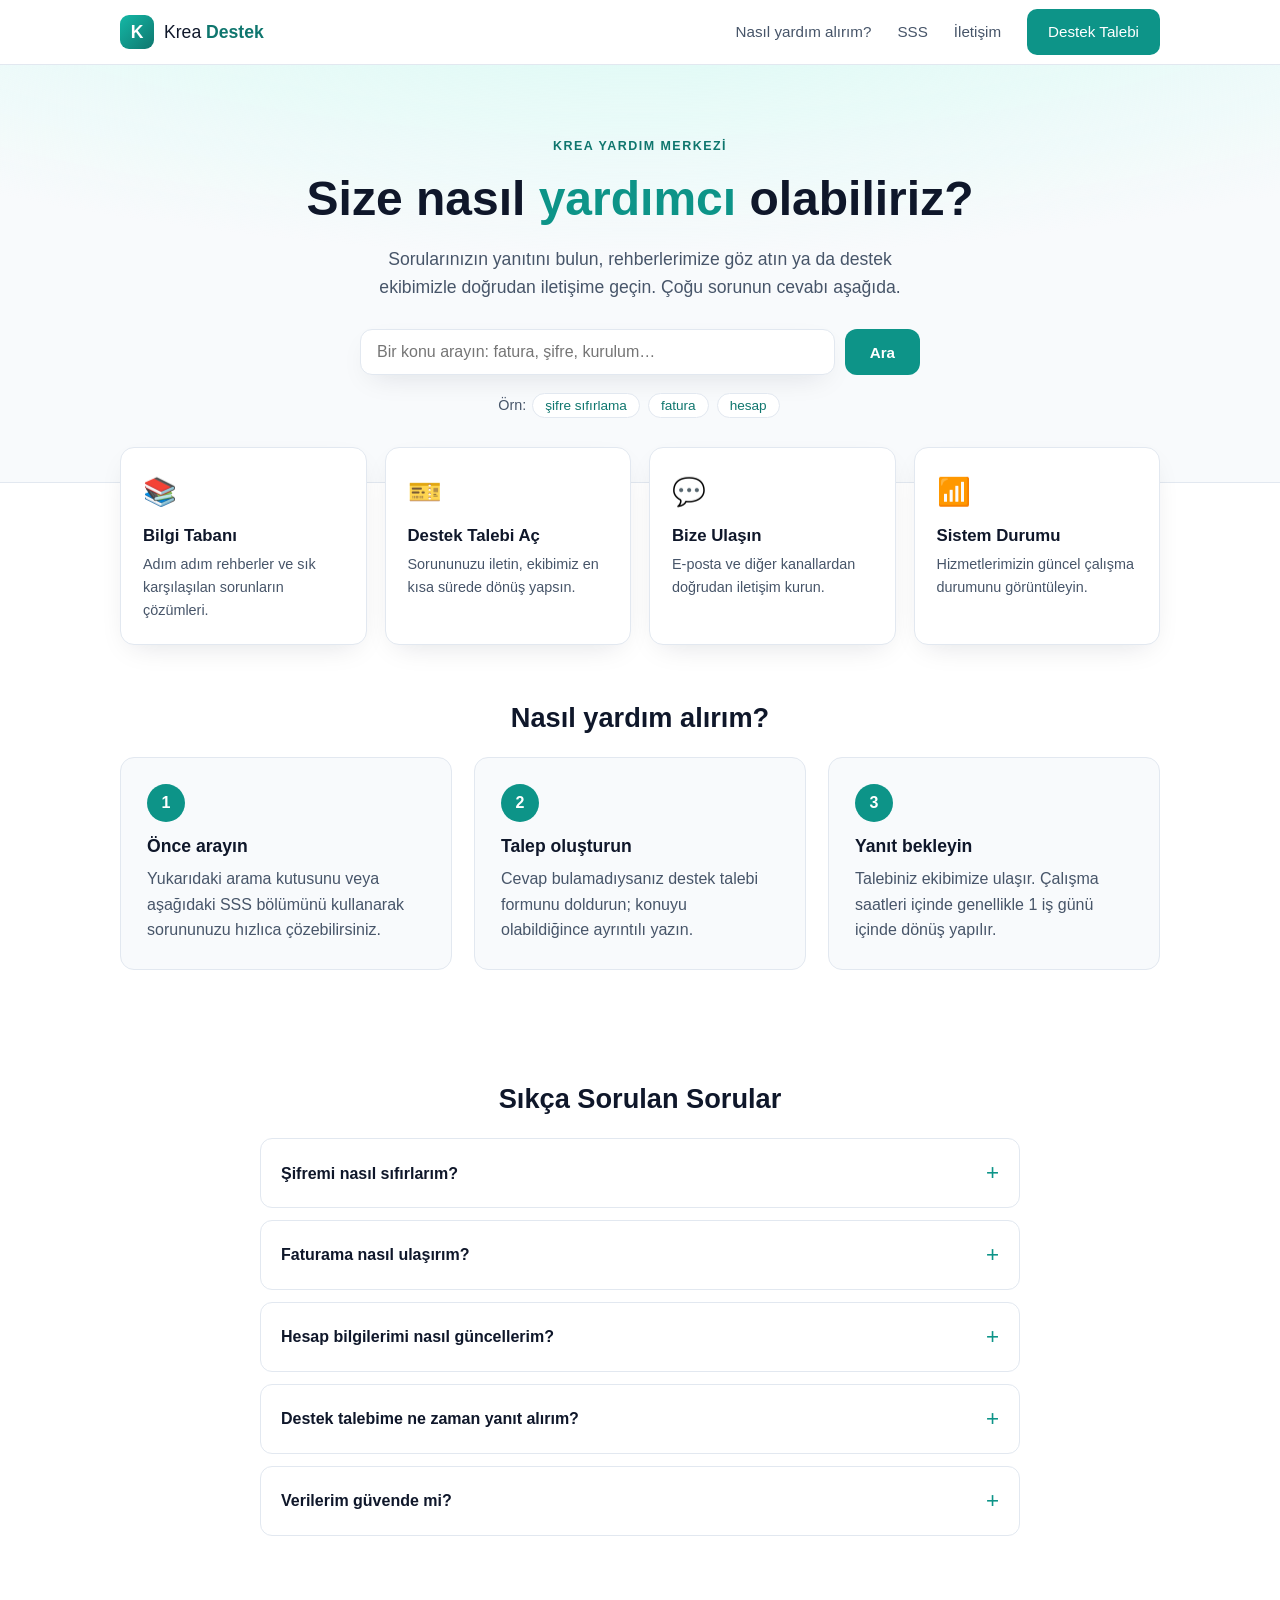
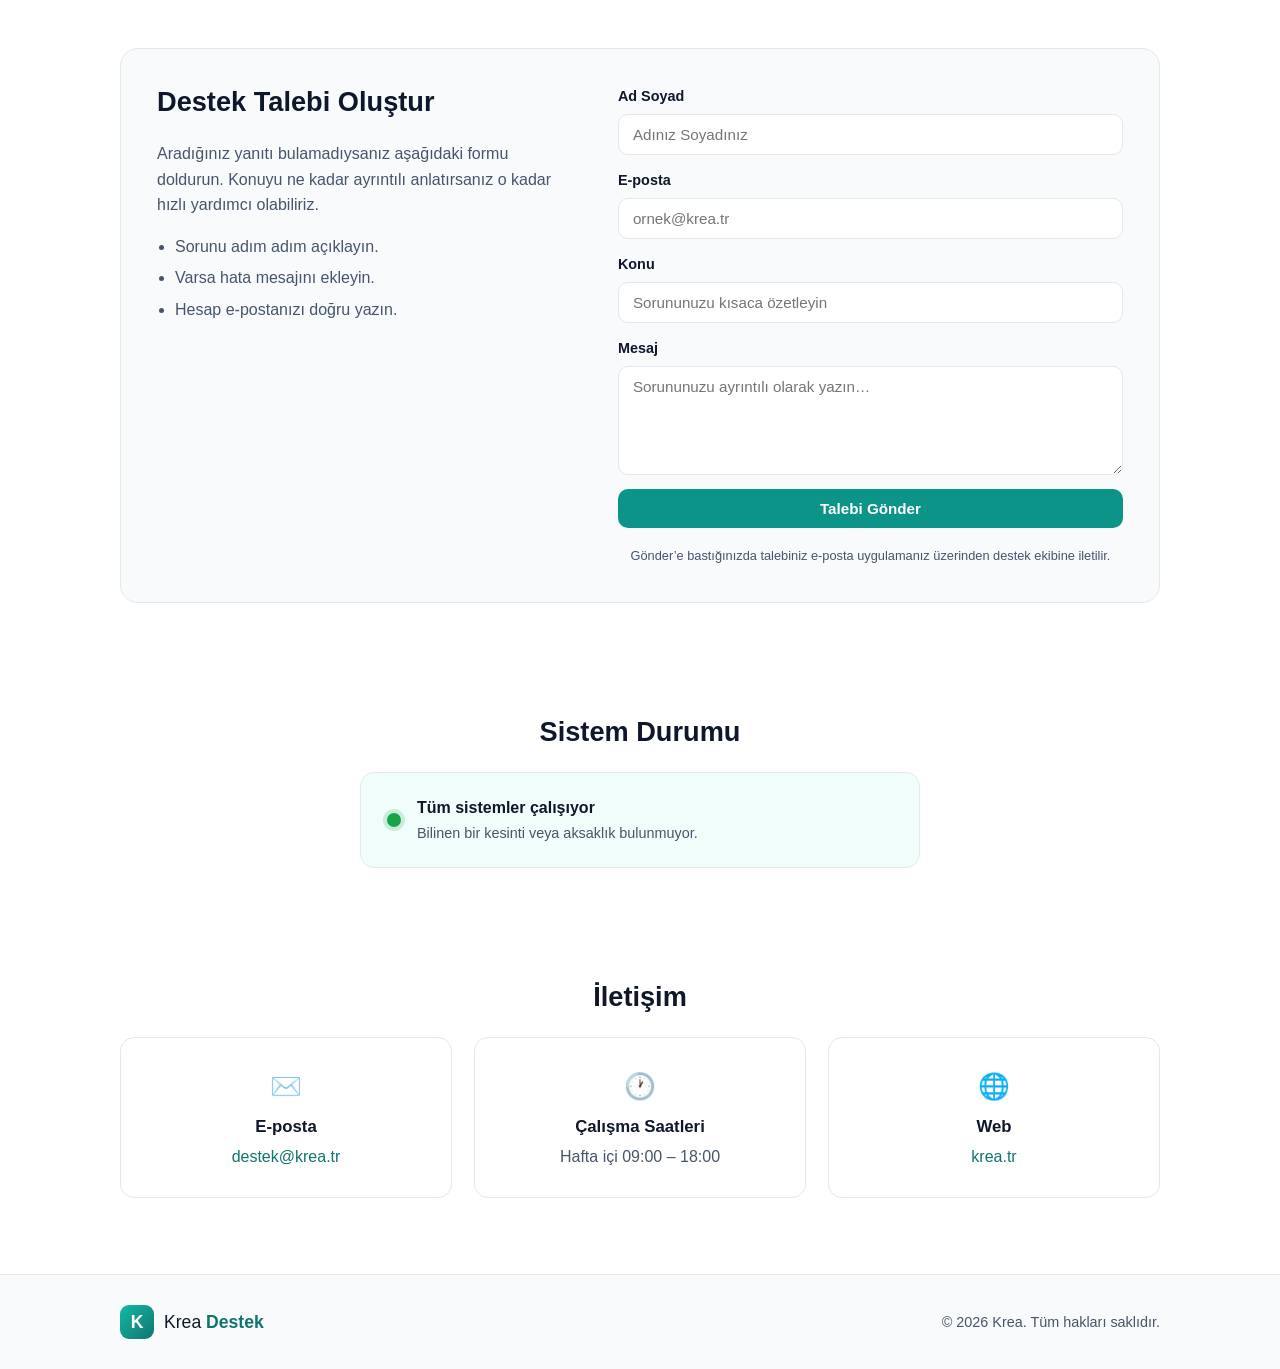
<file: site/index.html>
<!DOCTYPE html>
<html lang="tr">
<head>
  <meta charset="UTF-8" />
  <meta name="viewport" content="width=device-width, initial-scale=1.0" />
  <title>Krea Destek — Yardım Merkezi</title>
  <meta name="description" content="Krea destek merkezi. Sıkça sorulan sorular, destek talebi oluşturma ve iletişim kanalları." />
  <meta name="theme-color" content="#0f766e" />
  <link rel="icon" type="image/svg+xml" href="assets/favicon.svg" />
  <meta property="og:title" content="Krea Destek — Yardım Merkezi" />
  <meta property="og:description" content="Krea destek merkezi. Sıkça sorulan sorular, destek talebi oluşturma ve iletişim kanalları." />
  <meta property="og:type" content="website" />
  <meta property="og:url" content="https://destek.krea.tr/" />
  <link rel="stylesheet" href="assets/styles.css" />
</head>
<body>
  <header class="site-header">
    <div class="container header-inner">
      <a class="brand" href="/">
        <span class="brand-mark" aria-hidden="true">K</span>
        <span class="brand-text">Krea <strong>Destek</strong></span>
      </a>
      <nav class="nav" aria-label="Ana menü">
        <a href="#nasil">Nasıl yardım alırım?</a>
        <a href="#sss">SSS</a>
        <a href="#iletisim">İletişim</a>
        <a class="btn btn-primary nav-cta" href="#talep">Destek Talebi</a>
      </nav>
      <button class="nav-toggle" aria-label="Menüyü aç" aria-expanded="false">
        <span></span><span></span><span></span>
      </button>
    </div>
  </header>

  <main>
    <!-- HERO -->
    <section class="hero">
      <div class="container hero-inner">
        <p class="eyebrow">Krea Yardım Merkezi</p>
        <h1>Size nasıl <span class="accent">yardımcı</span> olabiliriz?</h1>
        <p class="lead">
          Sorularınızın yanıtını bulun, rehberlerimize göz atın ya da destek
          ekibimizle doğrudan iletişime geçin. Çoğu sorunun cevabı aşağıda.
        </p>
        <form class="search" role="search" onsubmit="return false;">
          <input type="search" id="search-input" placeholder="Bir konu arayın: fatura, şifre, kurulum…" aria-label="Yardım konusu ara" />
          <button class="btn btn-primary" type="submit">Ara</button>
        </form>
        <p class="hero-hint">Örn: <button class="chip" data-q="şifre">şifre sıfırlama</button> <button class="chip" data-q="fatura">fatura</button> <button class="chip" data-q="hesap">hesap</button></p>
      </div>
    </section>

    <!-- HIZLI KARTLAR -->
    <section class="container cards" aria-label="Hızlı erişim">
      <a class="card" href="#sss">
        <span class="card-icon">📚</span>
        <h3>Bilgi Tabanı</h3>
        <p>Adım adım rehberler ve sık karşılaşılan sorunların çözümleri.</p>
      </a>
      <a class="card" href="#talep">
        <span class="card-icon">🎫</span>
        <h3>Destek Talebi Aç</h3>
        <p>Sorununuzu iletin, ekibimiz en kısa sürede dönüş yapsın.</p>
      </a>
      <a class="card" href="#iletisim">
        <span class="card-icon">💬</span>
        <h3>Bize Ulaşın</h3>
        <p>E-posta ve diğer kanallardan doğrudan iletişim kurun.</p>
      </a>
      <a class="card" href="#durum">
        <span class="card-icon">📶</span>
        <h3>Sistem Durumu</h3>
        <p>Hizmetlerimizin güncel çalışma durumunu görüntüleyin.</p>
      </a>
    </section>

    <!-- NASIL YARDIM ALIRIM -->
    <section id="nasil" class="container section">
      <h2>Nasıl yardım alırım?</h2>
      <div class="steps">
        <div class="step">
          <span class="step-no">1</span>
          <h3>Önce arayın</h3>
          <p>Yukarıdaki arama kutusunu veya aşağıdaki SSS bölümünü kullanarak sorununuzu hızlıca çözebilirsiniz.</p>
        </div>
        <div class="step">
          <span class="step-no">2</span>
          <h3>Talep oluşturun</h3>
          <p>Cevap bulamadıysanız destek talebi formunu doldurun; konuyu olabildiğince ayrıntılı yazın.</p>
        </div>
        <div class="step">
          <span class="step-no">3</span>
          <h3>Yanıt bekleyin</h3>
          <p>Talebiniz ekibimize ulaşır. Çalışma saatleri içinde genellikle 1 iş günü içinde dönüş yapılır.</p>
        </div>
      </div>
    </section>

    <!-- SSS -->
    <section id="sss" class="container section">
      <h2>Sıkça Sorulan Sorular</h2>
      <div class="faq" id="faq-list">
        <details class="faq-item">
          <summary>Şifremi nasıl sıfırlarım?</summary>
          <div class="faq-body">
            <p>Giriş ekranındaki <strong>“Şifremi unuttum”</strong> bağlantısına tıklayın ve hesabınıza kayıtlı e-posta adresinizi girin. Size gönderilen bağlantı üzerinden yeni bir şifre belirleyebilirsiniz. E-posta gelmediyse spam/gereksiz klasörünü kontrol edin.</p>
          </div>
        </details>
        <details class="faq-item">
          <summary>Faturama nasıl ulaşırım?</summary>
          <div class="faq-body">
            <p>Hesabınızda <strong>Ayarlar → Faturalandırma</strong> bölümünden geçmiş faturalarınızı görüntüleyebilir ve PDF olarak indirebilirsiniz. Fatura bilgilerinizde bir hata varsa destek talebi oluşturun.</p>
          </div>
        </details>
        <details class="faq-item">
          <summary>Hesap bilgilerimi nasıl güncellerim?</summary>
          <div class="faq-body">
            <p>Sağ üstteki profil menüsünden <strong>Hesap Ayarları</strong>na girerek ad, e-posta ve iletişim bilgilerinizi güncelleyebilirsiniz. E-posta değişikliği güvenlik nedeniyle doğrulama gerektirir.</p>
          </div>
        </details>
        <details class="faq-item">
          <summary>Destek talebime ne zaman yanıt alırım?</summary>
          <div class="faq-body">
            <p>Talepler çalışma saatleri içinde (Hafta içi 09:00–18:00) genellikle <strong>1 iş günü</strong> içinde yanıtlanır. Yoğun dönemlerde süre uzayabilir; acil durumlar için talebinizde bunu belirtin.</p>
          </div>
        </details>
        <details class="faq-item">
          <summary>Verilerim güvende mi?</summary>
          <div class="faq-body">
            <p>Verileriniz şifreli olarak saklanır ve yalnızca yetkili ekip üyeleri erişebilir. Gizlilik ve güvenlik uygulamalarımız hakkında ayrıntılı bilgi için bizimle iletişime geçebilirsiniz.</p>
          </div>
        </details>
      </div>
      <p class="faq-empty" id="faq-empty" hidden>Aramanızla eşleşen bir soru bulunamadı. Aşağıdan destek talebi oluşturabilirsiniz.</p>
    </section>

    <!-- DESTEK TALEBİ -->
    <section id="talep" class="container section">
      <div class="ticket-wrap">
        <div class="ticket-intro">
          <h2>Destek Talebi Oluştur</h2>
          <p>Aradığınız yanıtı bulamadıysanız aşağıdaki formu doldurun. Konuyu ne kadar ayrıntılı anlatırsanız o kadar hızlı yardımcı olabiliriz.</p>
          <ul class="ticket-tips">
            <li>Sorunu adım adım açıklayın.</li>
            <li>Varsa hata mesajını ekleyin.</li>
            <li>Hesap e-postanızı doğru yazın.</li>
          </ul>
        </div>
        <form class="ticket-form" id="ticket-form">
          <div class="field">
            <label for="name">Ad Soyad</label>
            <input type="text" id="name" name="name" required placeholder="Adınız Soyadınız" />
          </div>
          <div class="field">
            <label for="email">E-posta</label>
            <input type="email" id="email" name="email" required placeholder="ornek@krea.tr" />
          </div>
          <div class="field">
            <label for="subject">Konu</label>
            <input type="text" id="subject" name="subject" required placeholder="Sorununuzu kısaca özetleyin" />
          </div>
          <div class="field">
            <label for="message">Mesaj</label>
            <textarea id="message" name="message" rows="5" required placeholder="Sorununuzu ayrıntılı olarak yazın…"></textarea>
          </div>
          <button class="btn btn-primary btn-block" type="submit">Talebi Gönder</button>
          <p class="form-note">Gönder’e bastığınızda talebiniz e-posta uygulamanız üzerinden destek ekibine iletilir.</p>
        </form>
      </div>
    </section>

    <!-- SİSTEM DURUMU -->
    <section id="durum" class="container section">
      <h2>Sistem Durumu</h2>
      <div class="status-card">
        <span class="status-dot" aria-hidden="true"></span>
        <div>
          <strong>Tüm sistemler çalışıyor</strong>
          <p>Bilinen bir kesinti veya aksaklık bulunmuyor.</p>
        </div>
      </div>
    </section>

    <!-- İLETİŞİM -->
    <section id="iletisim" class="container section">
      <h2>İletişim</h2>
      <div class="contact-grid">
        <div class="contact-item">
          <span class="contact-icon">✉️</span>
          <h3>E-posta</h3>
          <p><a href="mailto:destek@krea.tr">destek@krea.tr</a></p>
        </div>
        <div class="contact-item">
          <span class="contact-icon">🕐</span>
          <h3>Çalışma Saatleri</h3>
          <p>Hafta içi 09:00 – 18:00</p>
        </div>
        <div class="contact-item">
          <span class="contact-icon">🌐</span>
          <h3>Web</h3>
          <p><a href="https://krea.tr" target="_blank" rel="noopener">krea.tr</a></p>
        </div>
      </div>
    </section>
  </main>

  <footer class="site-footer">
    <div class="container footer-inner">
      <a class="brand" href="/">
        <span class="brand-mark" aria-hidden="true">K</span>
        <span class="brand-text">Krea <strong>Destek</strong></span>
      </a>
      <p class="footer-copy">&copy; <span id="year"></span> Krea. Tüm hakları saklıdır.</p>
    </div>
  </footer>

  <script src="assets/main.js" defer></script>
</body>
</html>
</file>
<file: site/assets/styles.css>
:root {
  --teal-50: #f0fdfa;
  --teal-100: #ccfbf1;
  --teal-500: #14b8a6;
  --teal-600: #0d9488;
  --teal-700: #0f766e;
  --ink: #0f172a;
  --ink-soft: #475569;
  --line: #e2e8f0;
  --bg: #ffffff;
  --bg-soft: #f8fafc;
  --radius: 14px;
  --shadow: 0 10px 30px -12px rgba(15, 23, 42, 0.15);
  --maxw: 1080px;
}

* { box-sizing: border-box; }

html { scroll-behavior: smooth; }

body {
  margin: 0;
  font-family: -apple-system, BlinkMacSystemFont, "Segoe UI", Roboto, Helvetica, Arial, sans-serif;
  color: var(--ink);
  background: var(--bg);
  line-height: 1.6;
  -webkit-font-smoothing: antialiased;
}

.container {
  width: 100%;
  max-width: var(--maxw);
  margin: 0 auto;
  padding: 0 20px;
}

a { color: var(--teal-700); text-decoration: none; }
a:hover { text-decoration: underline; }

h1, h2, h3 { line-height: 1.25; color: var(--ink); }
h2 { font-size: 1.7rem; margin: 0 0 1.4rem; }

/* Buttons */
.btn {
  display: inline-flex;
  align-items: center;
  justify-content: center;
  gap: 8px;
  padding: 10px 20px;
  border-radius: 10px;
  border: 1px solid transparent;
  font-weight: 600;
  font-size: 0.95rem;
  cursor: pointer;
  transition: background 0.15s, transform 0.05s, box-shadow 0.15s;
}
.btn:hover { text-decoration: none; }
.btn:active { transform: translateY(1px); }
.btn-primary { background: var(--teal-600); color: #fff; }
.btn-primary:hover { background: var(--teal-700); }
.btn-block { width: 100%; }

/* Header */
.site-header {
  position: sticky;
  top: 0;
  z-index: 50;
  background: rgba(255, 255, 255, 0.85);
  backdrop-filter: saturate(180%) blur(10px);
  border-bottom: 1px solid var(--line);
}
.header-inner {
  display: flex;
  align-items: center;
  justify-content: space-between;
  height: 64px;
}
.brand {
  display: inline-flex;
  align-items: center;
  gap: 10px;
  font-size: 1.1rem;
  color: var(--ink);
}
.brand:hover { text-decoration: none; }
.brand-mark {
  display: grid;
  place-items: center;
  width: 34px;
  height: 34px;
  border-radius: 9px;
  background: linear-gradient(135deg, var(--teal-500), var(--teal-700));
  color: #fff;
  font-weight: 800;
  font-size: 1.1rem;
}
.brand-text strong { color: var(--teal-700); }

.nav { display: flex; align-items: center; gap: 26px; }
.nav a { color: var(--ink-soft); font-weight: 500; font-size: 0.95rem; }
.nav a:hover { color: var(--ink); text-decoration: none; }
.nav .nav-cta { color: #fff; }
.nav .nav-cta:hover { color: #fff; }

.nav-toggle {
  display: none;
  flex-direction: column;
  gap: 5px;
  background: none;
  border: 0;
  cursor: pointer;
  padding: 8px;
}
.nav-toggle span {
  width: 24px; height: 2px;
  background: var(--ink);
  border-radius: 2px;
}

/* Hero */
.hero {
  background: radial-gradient(1200px 400px at 50% -50%, var(--teal-100), transparent),
              var(--bg-soft);
  border-bottom: 1px solid var(--line);
  padding: 72px 0 64px;
  text-align: center;
}
.hero-inner { max-width: 720px; }
.eyebrow {
  text-transform: uppercase;
  letter-spacing: 0.12em;
  font-size: 0.78rem;
  font-weight: 700;
  color: var(--teal-700);
  margin: 0 0 12px;
}
.hero h1 { font-size: clamp(2rem, 5vw, 3rem); margin: 0 0 16px; }
.accent { color: var(--teal-600); }
.lead { font-size: 1.1rem; color: var(--ink-soft); margin: 0 auto 28px; max-width: 560px; }

.search {
  display: flex;
  gap: 10px;
  max-width: 560px;
  margin: 0 auto;
}
.search input {
  flex: 1;
  padding: 13px 16px;
  border: 1px solid var(--line);
  border-radius: 12px;
  font-size: 1rem;
  background: #fff;
  box-shadow: var(--shadow);
}
.search input:focus { outline: 2px solid var(--teal-500); border-color: transparent; }
.search .btn { padding: 13px 24px; border-radius: 12px; }

.hero-hint { margin: 18px 0 0; color: var(--ink-soft); font-size: 0.9rem; }
.chip {
  background: #fff;
  border: 1px solid var(--line);
  border-radius: 999px;
  padding: 4px 12px;
  font-size: 0.85rem;
  color: var(--teal-700);
  cursor: pointer;
  margin: 0 2px;
}
.chip:hover { background: var(--teal-50); }

/* Cards */
.cards {
  display: grid;
  grid-template-columns: repeat(4, 1fr);
  gap: 18px;
  margin-top: -36px;
  position: relative;
  z-index: 5;
}
.card {
  background: #fff;
  border: 1px solid var(--line);
  border-radius: var(--radius);
  padding: 22px;
  box-shadow: var(--shadow);
  transition: transform 0.15s, box-shadow 0.15s;
  color: var(--ink);
}
.card:hover { transform: translateY(-4px); text-decoration: none; box-shadow: 0 18px 40px -16px rgba(15,23,42,0.25); }
.card-icon { font-size: 1.7rem; }
.card h3 { margin: 12px 0 6px; font-size: 1.05rem; }
.card p { margin: 0; color: var(--ink-soft); font-size: 0.9rem; }

/* Sections */
.section { padding: 56px 20px; }
.section > h2 { text-align: center; }

/* Steps */
.steps { display: grid; grid-template-columns: repeat(3, 1fr); gap: 22px; }
.step {
  background: var(--bg-soft);
  border: 1px solid var(--line);
  border-radius: var(--radius);
  padding: 26px;
}
.step-no {
  display: grid;
  place-items: center;
  width: 38px; height: 38px;
  border-radius: 50%;
  background: var(--teal-600);
  color: #fff;
  font-weight: 700;
  margin-bottom: 14px;
}
.step h3 { margin: 0 0 8px; font-size: 1.1rem; }
.step p { margin: 0; color: var(--ink-soft); }

/* FAQ */
.faq { max-width: 760px; margin: 0 auto; display: flex; flex-direction: column; gap: 12px; }
.faq-item {
  border: 1px solid var(--line);
  border-radius: 12px;
  background: #fff;
  overflow: hidden;
}
.faq-item summary {
  cursor: pointer;
  padding: 16px 20px;
  font-weight: 600;
  list-style: none;
  display: flex;
  justify-content: space-between;
  align-items: center;
}
.faq-item summary::-webkit-details-marker { display: none; }
.faq-item summary::after {
  content: "+";
  font-size: 1.4rem;
  color: var(--teal-600);
  font-weight: 400;
  transition: transform 0.2s;
}
.faq-item[open] summary::after { transform: rotate(45deg); }
.faq-body { padding: 0 20px 18px; color: var(--ink-soft); }
.faq-body p { margin: 0; }
.faq-empty { text-align: center; color: var(--ink-soft); margin-top: 20px; }

/* Ticket form */
.ticket-wrap {
  display: grid;
  grid-template-columns: 1fr 1.2fr;
  gap: 40px;
  background: var(--bg-soft);
  border: 1px solid var(--line);
  border-radius: 18px;
  padding: 36px;
}
.ticket-intro h2 { text-align: left; }
.ticket-intro p { color: var(--ink-soft); }
.ticket-tips { color: var(--ink-soft); padding-left: 18px; margin: 16px 0 0; }
.ticket-tips li { margin-bottom: 6px; }
.ticket-form { display: flex; flex-direction: column; gap: 14px; }
.field { display: flex; flex-direction: column; gap: 6px; }
.field label { font-weight: 600; font-size: 0.9rem; }
.field input, .field textarea {
  padding: 11px 14px;
  border: 1px solid var(--line);
  border-radius: 10px;
  font-size: 0.95rem;
  font-family: inherit;
  background: #fff;
}
.field input:focus, .field textarea:focus { outline: 2px solid var(--teal-500); border-color: transparent; }
.form-note { font-size: 0.8rem; color: var(--ink-soft); margin: 4px 0 0; text-align: center; }

/* Status */
.status-card {
  display: flex;
  align-items: center;
  gap: 16px;
  max-width: 560px;
  margin: 0 auto;
  padding: 22px 26px;
  border: 1px solid var(--line);
  border-radius: var(--radius);
  background: var(--teal-50);
}
.status-card strong { display: block; }
.status-card p { margin: 2px 0 0; color: var(--ink-soft); font-size: 0.9rem; }
.status-dot {
  width: 14px; height: 14px;
  border-radius: 50%;
  background: #16a34a;
  box-shadow: 0 0 0 4px rgba(22,163,74,0.18);
  flex: none;
}

/* Contact */
.contact-grid { display: grid; grid-template-columns: repeat(3, 1fr); gap: 22px; }
.contact-item {
  text-align: center;
  padding: 28px 20px;
  border: 1px solid var(--line);
  border-radius: var(--radius);
}
.contact-icon { font-size: 1.6rem; }
.contact-item h3 { margin: 10px 0 6px; font-size: 1.05rem; }
.contact-item p { margin: 0; color: var(--ink-soft); }

/* Footer */
.site-footer {
  border-top: 1px solid var(--line);
  background: var(--bg-soft);
  padding: 30px 0;
  margin-top: 20px;
}
.footer-inner {
  display: flex;
  align-items: center;
  justify-content: space-between;
  flex-wrap: wrap;
  gap: 14px;
}
.footer-copy { color: var(--ink-soft); font-size: 0.9rem; margin: 0; }

/* Responsive */
@media (max-width: 900px) {
  .cards { grid-template-columns: repeat(2, 1fr); }
  .steps, .contact-grid { grid-template-columns: 1fr; }
  .ticket-wrap { grid-template-columns: 1fr; padding: 26px; }
  .ticket-intro h2 { text-align: center; }
}
@media (max-width: 640px) {
  .nav { display: none; }
  .nav-toggle { display: flex; }
  .site-header.open .nav {
    display: flex;
    position: absolute;
    top: 64px; left: 0; right: 0;
    flex-direction: column;
    background: #fff;
    border-bottom: 1px solid var(--line);
    padding: 16px 20px;
    gap: 16px;
  }
  .cards { grid-template-columns: 1fr; margin-top: -24px; }
  .search { flex-direction: column; }
  .search .btn { width: 100%; }
}
</file>
